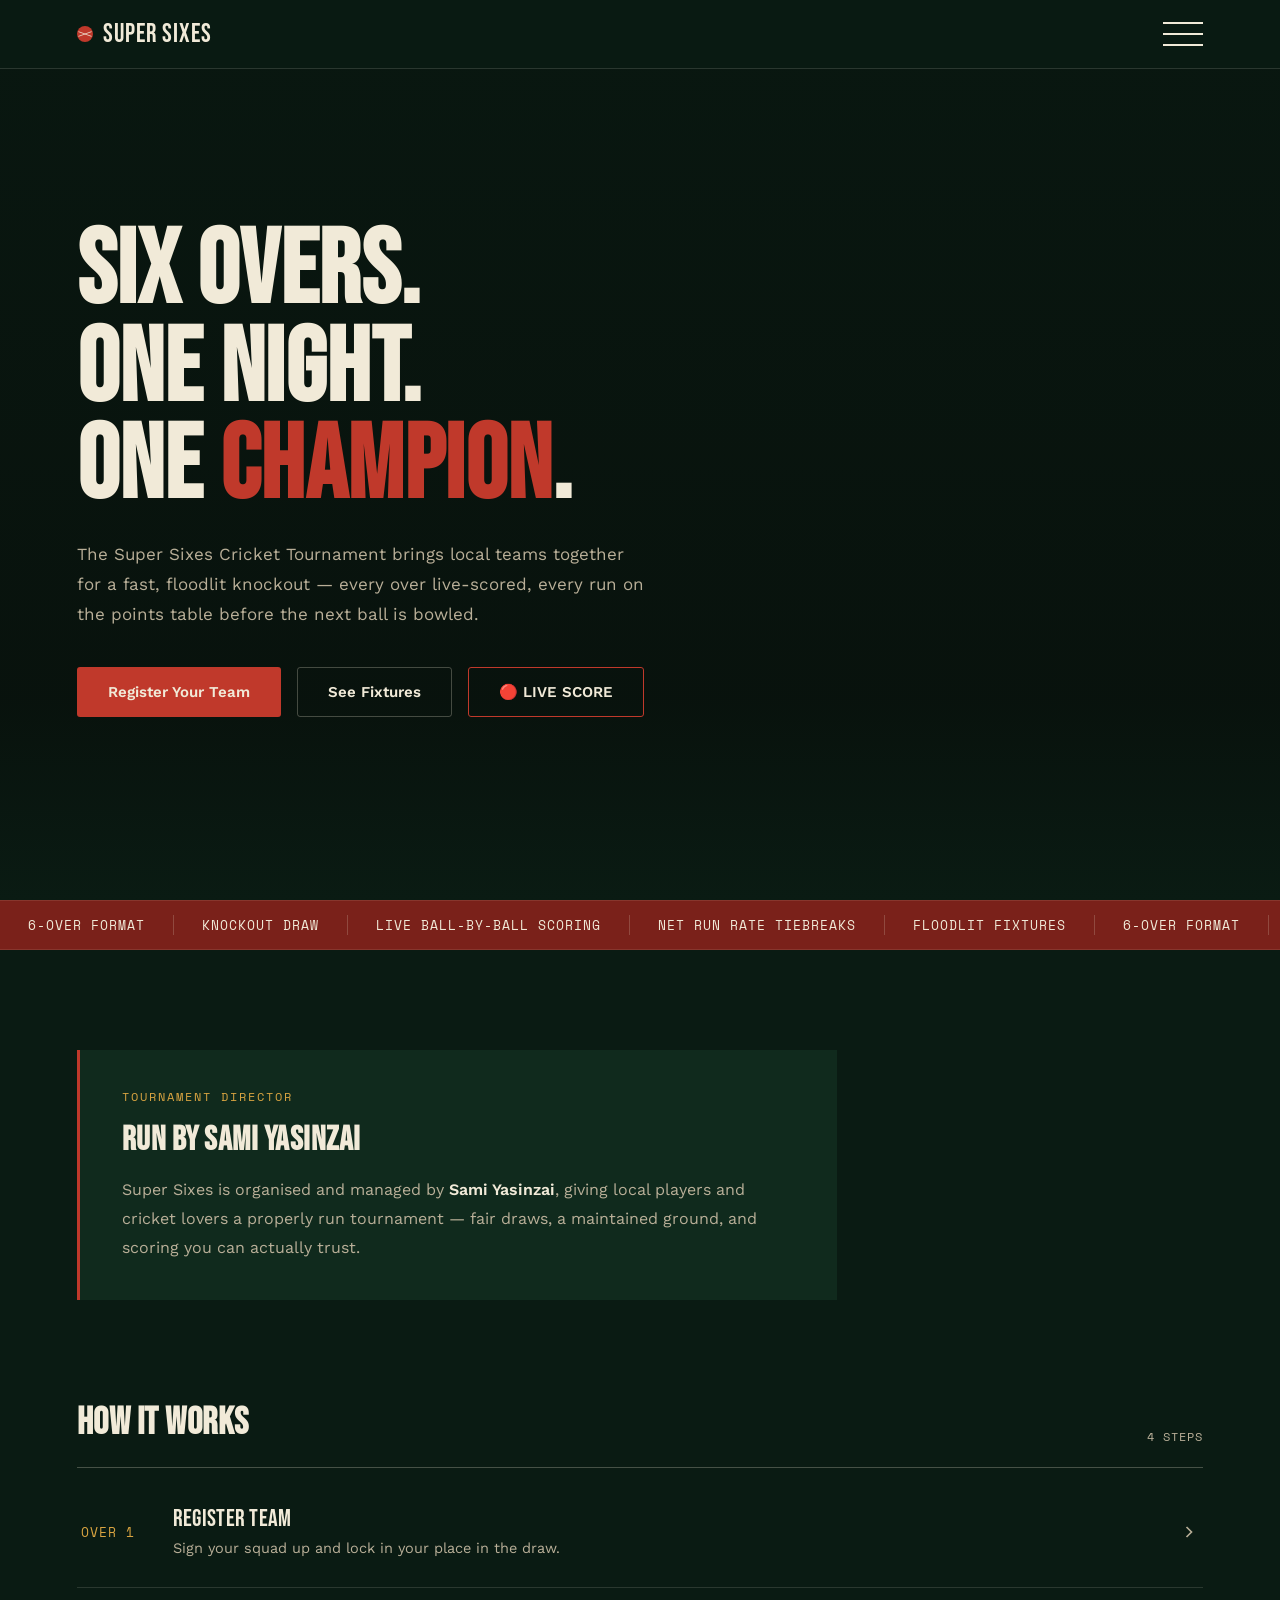
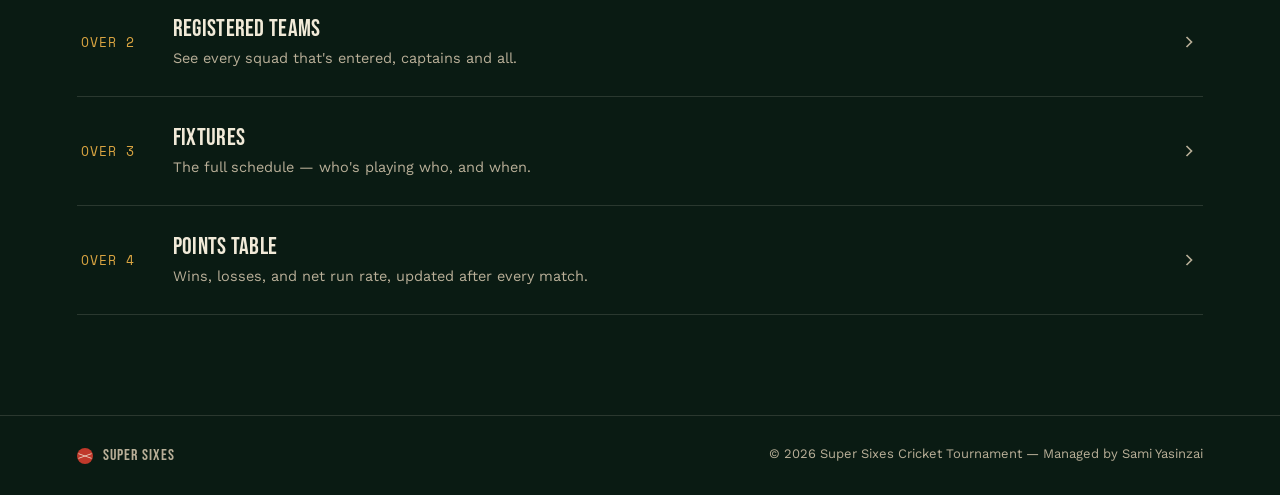
<file: index.html>
<!DOCTYPE html>
<html lang="en">
<head>
<meta charset="UTF-8">
<meta name="viewport" content="width=device-width, initial-scale=1.0">
<title>Super Sixes Cricket Tournament</title>

<link rel="preconnect" href="https://fonts.googleapis.com">
<link rel="preconnect" href="https://fonts.gstatic.com" crossorigin>
<link href="https://fonts.googleapis.com/css2?family=Bebas+Neue&family=Work+Sans:wght@400;500;600;700&family=Space+Mono:wght@400;700&display=swap" rel="stylesheet">

<style>

  /* ============ TOKENS ============ */
  :root{
    --turf-dark:   #0A1B13;
    --turf-panel:  #102A1D;
    --turf-panel-2:#0D2318;
    --cream:       #F1EAD8;
    --cream-dim:   #B9AF98;
    --ball-red:    #C0392B;
    --ball-red-dark:#7A211A;
    --gold:        #D9A441;
    --hairline:    rgba(241,234,216,0.14);
    --hairline-strong: rgba(241,234,216,0.26);

    --font-display: 'Bebas Neue', sans-serif;
    --font-body:    'Work Sans', sans-serif;
    --font-mono:    'Space Mono', monospace;
  }

  *{ margin:0; padding:0; box-sizing:border-box; }

  html{ scroll-behavior:smooth; }

  body{
    background:var(--turf-dark);
    color:var(--cream);
    font-family:var(--font-body);
    overflow-x:hidden;
  }

  a{ color:inherit; text-decoration:none; }

  :focus-visible{
    outline:2px solid var(--gold);
    outline-offset:3px;
  }

  img{ max-width:100%; display:block; }

  .wrap{
    max-width:1120px;
    margin:0 auto;
    padding-left:6%;
    padding-right:6%;
  }

  /* subtle mown-pitch stripe texture, used sparingly */
  .turf-stripes{
    background-image:repeating-linear-gradient(
      100deg,
      rgba(241,234,216,0.025) 0px,
      rgba(241,234,216,0.025) 40px,
      transparent 40px,
      transparent 80px
    );
  }

  /* ============ HEADER ============ */
  header{
    position:fixed;
    top:0; left:0; right:0;
    z-index:1000;
    display:flex;
    justify-content:space-between;
    align-items:center;
    padding:18px 6%;
    background:rgba(10,27,19,0.9);
    border-bottom:1px solid var(--hairline);
  }

  .wordmark{
    font-family:var(--font-display);
    font-size:26px;
    letter-spacing:1px;
    display:flex;
    align-items:center;
    gap:10px;
  }

  .wordmark .stitch{
    width:16px; height:16px;
    border-radius:50%;
    background:var(--ball-red);
    position:relative;
    flex-shrink:0;
  }
  .wordmark .stitch::before,
  .wordmark .stitch::after{
    content:"";
    position:absolute;
    top:50%; left:50%;
    width:14px; height:1px;
    background:var(--cream);
    opacity:0.85;
  }
  .wordmark .stitch::before{ transform:translate(-50%,-50%) rotate(20deg); }
  .wordmark .stitch::after{ transform:translate(-50%,-50%) rotate(-20deg); }

  .menu-btn{
    width:40px; height:32px;
    position:relative;
    cursor:pointer;
    background:none;
    border:none;
  }
  .menu-btn span{
    position:absolute;
    left:0; right:0;
    height:2px;
    background:var(--cream);
    transition:0.25s ease;
  }
  .menu-btn span:nth-child(1){ top:4px; }
  .menu-btn span:nth-child(2){ top:15px; }
  .menu-btn span:nth-child(3){ top:26px; }
  .menu-btn:hover span{ background:var(--gold); }

  /* ============ SIDEBAR ============ */
  .sidebar{
    position:fixed;
    top:0; right:-320px;
    width:300px; max-width:82vw;
    height:100vh;
    background:var(--turf-panel-2);
    border-left:1px solid var(--hairline-strong);
    padding-top:90px;
    transition:right 0.35s ease;
    z-index:2000;
    overflow-y:auto;
  }
  .sidebar.active{ right:0; }

  .sidebar-label{
    font-family:var(--font-mono);
    font-size:11px;
    letter-spacing:2px;
    color:var(--cream-dim);
    padding:0 28px 14px;
  }

  .sidebar a{
    display:block;
    padding:15px 28px;
    font-size:16px;
    font-weight:600;
    border-top:1px solid var(--hairline);
    transition:0.2s;
  }
  .sidebar a:last-child{ border-bottom:1px solid var(--hairline); }
  .sidebar a:hover{
    background:var(--ball-red);
    color:var(--cream);
    padding-left:36px;
  }

  .close-btn{
    position:absolute;
    top:18px; right:24px;
    font-size:30px;
    line-height:1;
    background:none;
    border:none;
    color:var(--cream);
    cursor:pointer;
  }
  .close-btn:hover{ color:var(--gold); }

  .scrim{
    position:fixed;
    inset:0;
    background:rgba(0,0,0,0.5);
    opacity:0;
    pointer-events:none;
    transition:opacity 0.35s ease;
    z-index:1500;
  }
  .scrim.active{ opacity:1; pointer-events:auto; }

  /* ============ HERO ============ */
  .hero{
    min-height:100vh;
    display:flex;
    flex-direction:column;
    justify-content:center;
    padding:140px 6% 100px;
    position:relative;
    background:
      linear-gradient(180deg, rgba(8,20,14,0.55) 0%, rgba(8,17,12,0.88) 78%, var(--turf-dark) 100%),
      url("https://images.unsplash.com/photo-1540747913346-19e32dc3e97e?auto=format&fit=crop&w=1500&q=80");
    background-size:cover;
    background-position:center 30%;
  }

  .hero-inner{
    max-width:760px;
  }

  .hero h1{
    font-family:var(--font-display);
    font-size:clamp(48px, 9vw, 104px);
    line-height:0.94;
    letter-spacing:0.5px;
    color:var(--cream);
    opacity:0;
    animation:riseIn 0.8s ease forwards;
  }

  .hero h1 em{
    font-style:normal;
    color:var(--ball-red);
  }

  .hero p{
    margin-top:24px;
    max-width:52ch;
    font-size:17px;
    line-height:1.75;
    color:var(--cream-dim);
    opacity:0;
    animation:riseIn 0.8s ease forwards;
    animation-delay:0.15s;
  }

  .hero-actions{
    margin-top:38px;
    display:flex;
    flex-wrap:wrap;
    gap:16px;
    opacity:0;
    animation:riseIn 0.8s ease forwards;
    animation-delay:0.3s;
  }

  .btn{
    display:inline-flex;
    align-items:center;
    gap:10px;
    padding:15px 30px;
    font-family:var(--font-body);
    font-weight:600;
    font-size:15px;
    border-radius:3px;
    cursor:pointer;
    transition:0.25s ease;
    border:1px solid transparent;
  }

  .btn-primary{
    background:var(--ball-red);
    color:var(--cream);
  }
  .btn-primary:hover{
    background:#a5301f;
    transform:translateY(-2px);
  }

  .btn-ghost{
    border:1px solid var(--hairline-strong);
    color:var(--cream);
    background:transparent;
  }
  .btn-ghost:hover{
    border-color:var(--gold);
    color:var(--gold);
  }

  @keyframes riseIn{
    from{ opacity:0; transform:translateY(16px); }
    to{ opacity:1; transform:translateY(0); }
  }

  /* ============ TICKER ============ */
  .ticker-strip{
    background:var(--ball-red-dark);
    border-top:1px solid rgba(241,234,216,0.1);
    border-bottom:1px solid rgba(241,234,216,0.1);
    overflow:hidden;
    white-space:nowrap;
  }

  .ticker-track{
    display:inline-flex;
    animation:scrollTicker 32s linear infinite;
    padding:14px 0;
  }

  .ticker-track span{
    font-family:var(--font-mono);
    font-size:13px;
    letter-spacing:1px;
    color:var(--cream);
    padding:0 28px;
    border-right:1px solid rgba(241,234,216,0.2);
  }

  @keyframes scrollTicker{
    from{ transform:translateX(0); }
    to{ transform:translateX(-50%); }
  }

  /* ============ DIRECTOR ============ */
  .director{
    padding:100px 6% 80px;
  }

  .director-panel{
    max-width:760px;
    background:var(--turf-panel);
    border-left:3px solid var(--ball-red);
    padding:38px 42px;
  }

  .director-kicker{
    font-family:var(--font-mono);
    font-size:12px;
    letter-spacing:2px;
    color:var(--gold);
    margin-bottom:14px;
  }

  .director-panel h2{
    font-family:var(--font-display);
    font-size:34px;
    letter-spacing:0.5px;
    margin-bottom:16px;
  }

  .director-panel p{
    font-size:16px;
    line-height:1.8;
    color:var(--cream-dim);
  }

  .director-panel b{
    color:var(--cream);
    font-weight:600;
  }

  /* ============ THE OVERS (feature list) ============ */
  .overs{
    padding:20px 6% 100px;
  }

  .overs-head{
    display:flex;
    justify-content:space-between;
    align-items:flex-end;
    margin-bottom:10px;
    border-bottom:1px solid var(--hairline-strong);
    padding-bottom:22px;
  }

  .overs-head h2{
    font-family:var(--font-display);
    font-size:38px;
    letter-spacing:0.5px;
  }

  .overs-head span{
    font-family:var(--font-mono);
    font-size:12px;
    color:var(--cream-dim);
    letter-spacing:1px;
  }

  .over-row{
    display:flex;
    align-items:center;
    gap:28px;
    padding:26px 4px;
    border-bottom:1px solid var(--hairline);
    transition:0.25s ease;
    position:relative;
  }

  .over-row:hover{
    padding-left:14px;
    background:rgba(241,234,216,0.03);
  }

  .over-row::before{
    content:"";
    position:absolute;
    left:0; top:0; bottom:0;
    width:3px;
    background:var(--ball-red);
    transform:scaleY(0);
    transition:transform 0.25s ease;
  }
  .over-row:hover::before{ transform:scaleY(1); }

  .over-num{
    font-family:var(--font-mono);
    font-size:13px;
    color:var(--gold);
    width:64px;
    flex-shrink:0;
    letter-spacing:1px;
  }

  .over-body{ flex:1; min-width:0; }

  .over-body h3{
    font-family:var(--font-display);
    font-size:24px;
    font-weight:400;
    letter-spacing:0.3px;
    margin-bottom:4px;
  }

  .over-body p{
    font-size:14.5px;
    color:var(--cream-dim);
    line-height:1.6;
    max-width:52ch;
  }

  .over-arrow{
    flex-shrink:0;
    color:var(--cream-dim);
    transition:0.25s ease;
  }
  .over-row:hover .over-arrow{
    color:var(--gold);
    transform:translateX(4px);
  }

  /* ============ FOOTER ============ */
  footer{
    padding:30px 6%;
    border-top:1px solid var(--hairline);
    display:flex;
    justify-content:space-between;
    flex-wrap:wrap;
    gap:10px;
    font-size:13px;
    color:var(--cream-dim);
  }

  footer .wordmark{ font-size:16px; }

  /* ============ RESPONSIVE ============ */
  @media(max-width:640px){
    .hero{ padding-top:120px; }
    .director-panel{ padding:28px 24px; }
    .over-row{ gap:16px; }
    .over-num{ width:44px; font-size:11px; }
    .over-body h3{ font-size:20px; }
    footer{ flex-direction:column; text-align:center; }
  }

  @media (prefers-reduced-motion: reduce){
    html{ scroll-behavior:auto; }
    .hero h1, .hero p, .hero-actions{ animation:none; opacity:1; }
    .ticker-track{ animation:none; }
  }

</style>
</head>

<body>

<header>
  <a href="index.html" class="wordmark">
    <span class="stitch"></span>
    SUPER SIXES
  </a>
  <button class="menu-btn" aria-label="Open menu" aria-expanded="false" onclick="openMenu()">
    <span></span><span></span><span></span>
  </button>
</header>

<div class="scrim" id="scrim" onclick="closeMenu()"></div>

<nav class="sidebar" id="sidebar" aria-label="Site navigation">
  <button class="close-btn" aria-label="Close menu" onclick="closeMenu()">&times;</button>
  <div class="sidebar-label">MENU</div><a href="register.html">Register Team</a>
<a href="teams.html">Registered Teams</a>
<a href="fixtures.html">Fixtures</a>
<a href="live-score.html">🔴 Live Score</a>
<a href="points.html">Points Table</a>
<a href="admin.html">Admin Panel</a>
</nav>

<section class="hero">
  <div class="hero-inner">
    <h1>Six overs.<br>One night.<br>One <em>champion</em>.</h1>
    <p>
      The Super Sixes Cricket Tournament brings local teams together for a
      fast, floodlit knockout — every over live-scored, every run on the
      points table before the next ball is bowled.
    </p>
  
<div class="hero-actions">
  <button class="btn btn-primary" onclick="location.href='register.html'">
    Register Your Team
  </button>

  <button class="btn btn-ghost" onclick="location.href='fixtures.html'">
    See Fixtures
  </button>

  <button class="btn btn-ghost" onclick="location.href='live-score.html'"
        style="border-color:#C0392B; color:#F1EAD8;">
  🔴 LIVE SCORE
</button>
</div>
  </div>
</section>

<div class="ticker-strip">
  <div class="ticker-track">
    <span>6-OVER FORMAT</span>
    <span>KNOCKOUT DRAW</span>
    <span>LIVE BALL-BY-BALL SCORING</span>
    <span>NET RUN RATE TIEBREAKS</span>
    <span>FLOODLIT FIXTURES</span>
    <span>6-OVER FORMAT</span>
    <span>KNOCKOUT DRAW</span>
    <span>LIVE BALL-BY-BALL SCORING</span>
    <span>NET RUN RATE TIEBREAKS</span>
    <span>FLOODLIT FIXTURES</span>
  </div>
</div>

<section class="director">
  <div class="director-panel">
    <div class="director-kicker">TOURNAMENT DIRECTOR</div>
    <h2>Run by Sami Yasinzai</h2>
    <p>
      Super Sixes is organised and managed by <b>Sami Yasinzai</b>, giving
      local players and cricket lovers a properly run tournament — fair
      draws, a maintained ground, and scoring you can actually trust.
    </p>
  </div>
</section>

<section class="overs">
  <div class="overs-head">
    <h2>How it works</h2>
    <span>4 STEPS</span>
  </div>

  <a href="register.html" class="over-row">
    <span class="over-num">OVER 1</span>
    <span class="over-body">
      <h3>Register Team</h3>
      <p>Sign your squad up and lock in your place in the draw.</p>
    </span>
    <svg class="over-arrow" width="20" height="20" viewBox="0 0 24 24" fill="none" stroke="currentColor" stroke-width="2"><path d="M9 6l6 6-6 6"/></svg>
  </a>

  <a href="teams.html" class="over-row">
    <span class="over-num">OVER 2</span>
    <span class="over-body">
      <h3>Registered Teams</h3>
      <p>See every squad that's entered, captains and all.</p>
    </span>
    <svg class="over-arrow" width="20" height="20" viewBox="0 0 24 24" fill="none" stroke="currentColor" stroke-width="2"><path d="M9 6l6 6-6 6"/></svg>
  </a>

  <a href="fixtures.html" class="over-row">
    <span class="over-num">OVER 3</span>
    <span class="over-body">
      <h3>Fixtures</h3>
      <p>The full schedule — who's playing who, and when.</p>
    </span>
    <svg class="over-arrow" width="20" height="20" viewBox="0 0 24 24" fill="none" stroke="currentColor" stroke-width="2"><path d="M9 6l6 6-6 6"/></svg>
  </a>

  <a href="points.html" class="over-row">
    <span class="over-num">OVER 4</span>
    <span class="over-body">
      <h3>Points Table</h3>
      <p>Wins, losses, and net run rate, updated after every match.</p>
    </span>
    <svg class="over-arrow" width="20" height="20" viewBox="0 0 24 24" fill="none" stroke="currentColor" stroke-width="2"><path d="M9 6l6 6-6 6"/></svg>
  </a>

</section>

<footer>
  <span class="wordmark"><span class="stitch"></span>SUPER SIXES</span>
  <span>&copy; 2026 Super Sixes Cricket Tournament — Managed by Sami Yasinzai</span>
</footer>

<script>
  const sidebar = document.getElementById('sidebar');
  const scrim = document.getElementById('scrim');
  const menuBtn = document.querySelector('.menu-btn');

  function openMenu(){
    sidebar.classList.add('active');
    scrim.classList.add('active');
    menuBtn.setAttribute('aria-expanded','true');
  }
  function closeMenu(){
    sidebar.classList.remove('active');
    scrim.classList.remove('active');
    menuBtn.setAttribute('aria-expanded','false');
  }
  document.addEventListener('keydown', e => {
    if(e.key === 'Escape') closeMenu();
  });
</script>

</body>
</html>
</file>
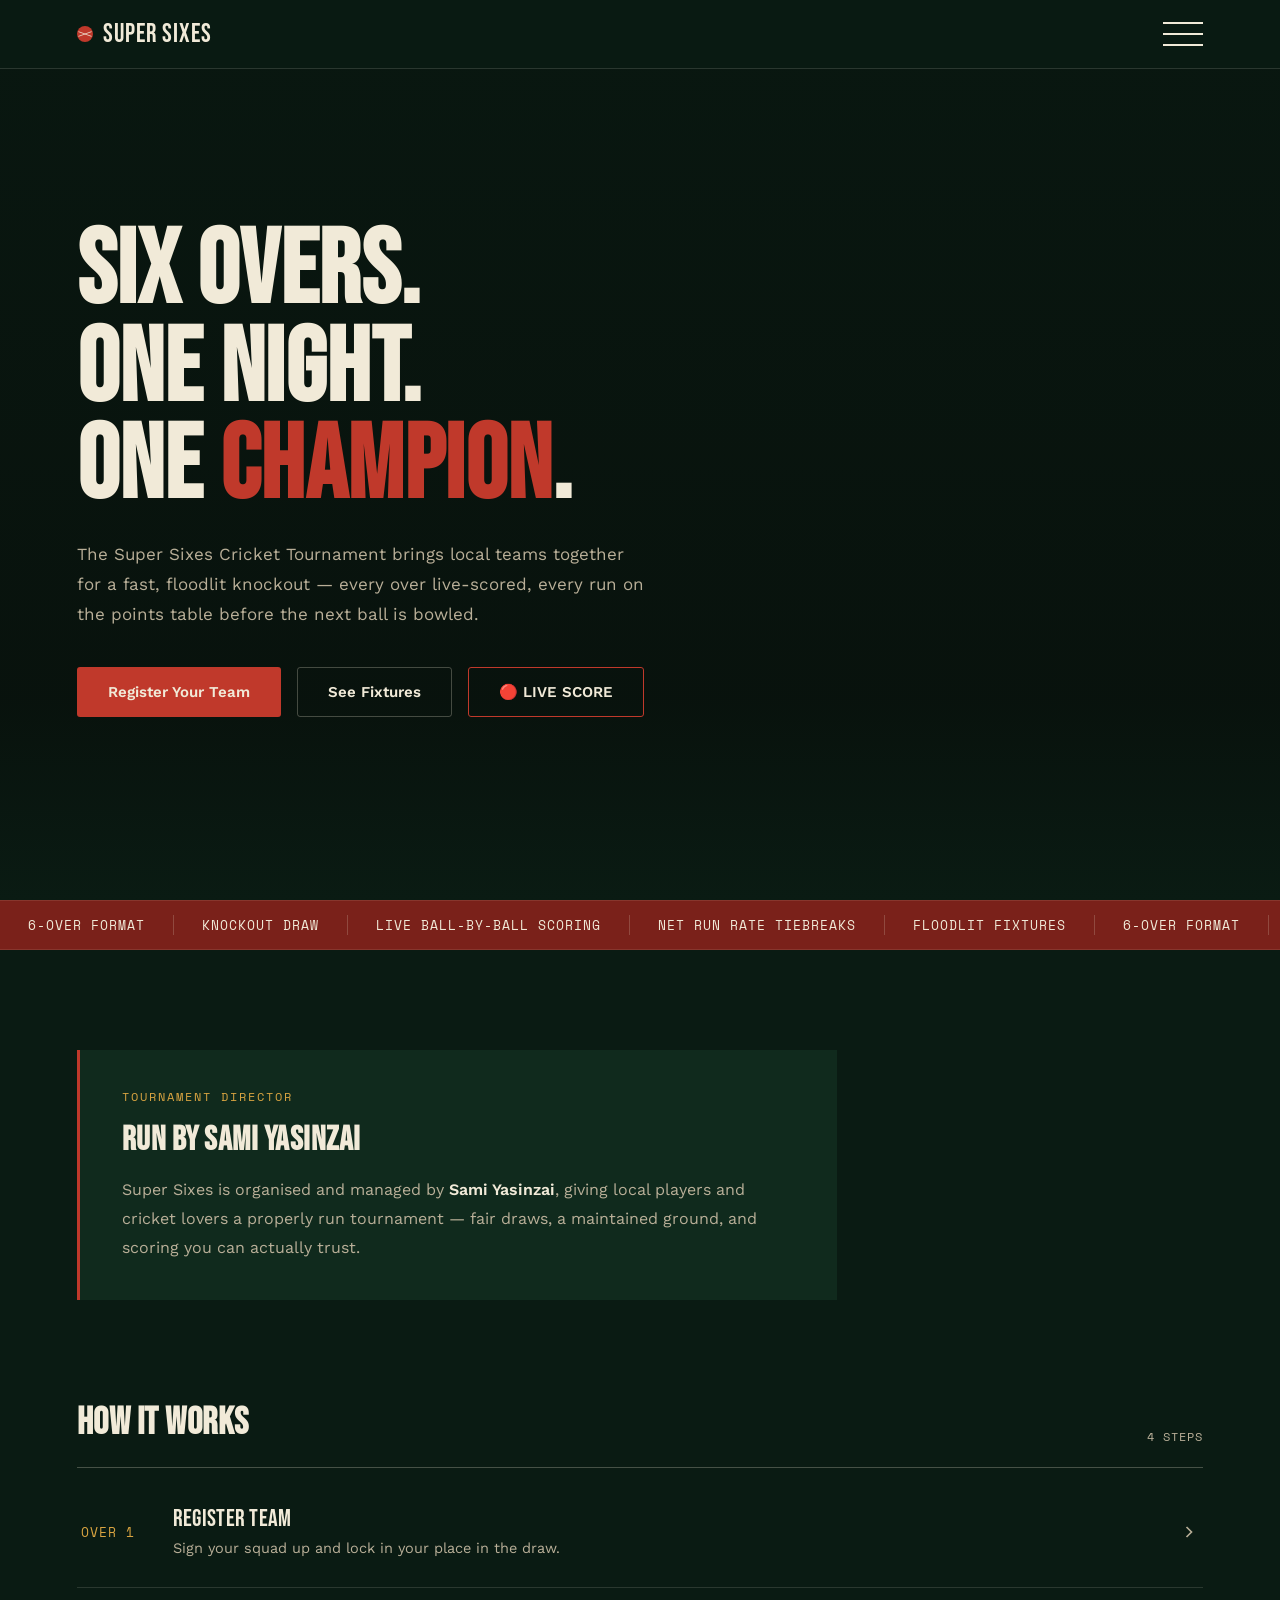
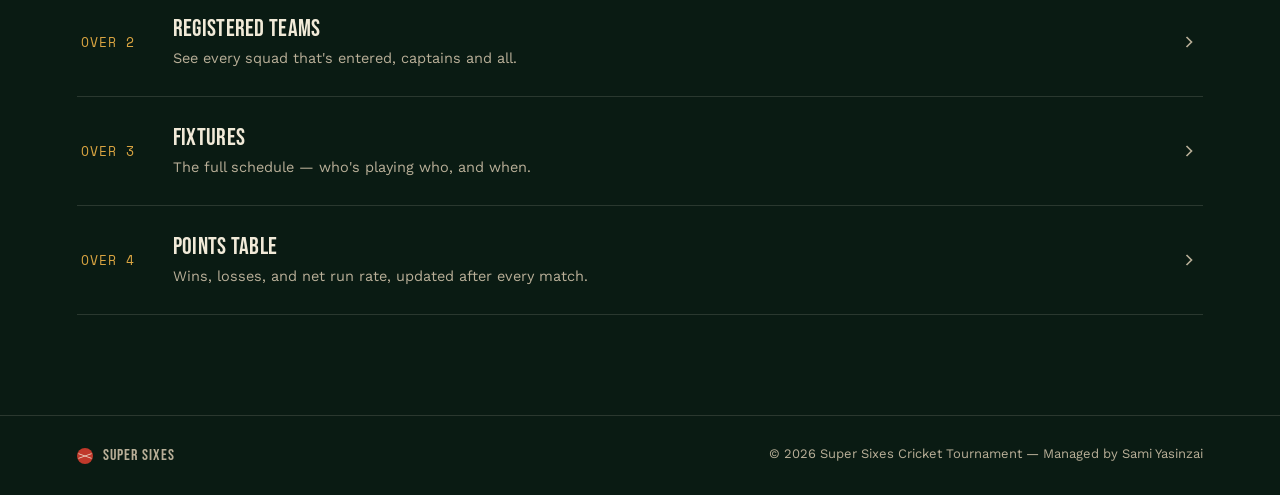
<file: scoring.html>
<!DOCTYPE html>
<html>
<head>

<title>Admin Live Scoring</title>

<style>

body{
font-family:Arial;
background:#061f17;
color:white;
text-align:center;
margin:0;
}

header{
background:black;
padding:15px;
color:gold;
font-size:22px;
}

.container{
width:90%;
max-width:800px;
margin:auto;
margin-top:30px;
}

.card{
background:#0d3b2e;
padding:20px;
margin:15px 0;
border-radius:8px;
}

input{
width:90%;
padding:10px;
margin:6px;
border:none;
border-radius:6px;
}

button{
padding:12px 20px;
background:gold;
border:none;
border-radius:6px;
font-weight:bold;
cursor:pointer;
}

button:hover{
background:#ffd700;
}

</style>

</head>

<body>

<header>
🏏 ADMIN MATCH RESULT PANEL
</header>

<div class="container">

<div class="card">

<h3>Team A</h3>

<input id="teamA" placeholder="Team A Name">
<input id="scoreA" placeholder="Runs">
<input id="oversA" placeholder="Overs Played">

</div>

<div class="card">

<h3>Team B</h3>

<input id="teamB" placeholder="Team B Name">
<input id="scoreB" placeholder="Runs">
<input id="oversB" placeholder="Overs Played">

</div>

<div class="card">

<button onclick="saveMatch()">Save Match Result</button>
<button onclick="undoMatch()">Undo Last Match</button>

<p id="msg"></p>

</div>

</div>

<script>

/* ADMIN PASSWORD */

let pass=prompt("Enter Admin Password")

if(pass!=="samikhan782"){

alert("Access Denied")

window.location="index.html"

}

/* SAVE MATCH */

function saveMatch(){

let teamA=document.getElementById("teamA").value
let teamB=document.getElementById("teamB").value

let scoreA=parseInt(document.getElementById("scoreA").value)
let scoreB=parseInt(document.getElementById("scoreB").value)

let oversA=parseFloat(document.getElementById("oversA").value)
let oversB=parseFloat(document.getElementById("oversB").value)

let matches=JSON.parse(localStorage.getItem("matches")) || []

let match={

teamA:teamA,
teamB:teamB,
scoreA:scoreA,
scoreB:scoreB,
oversA:oversA,
oversB:oversB

}

matches.push(match)

localStorage.setItem("matches",JSON.stringify(matches))

document.getElementById("msg").innerText="Match Saved Successfully"

}

/* UNDO MATCH */

function undoMatch(){

let matches=JSON.parse(localStorage.getItem("matches")) || []

matches.pop()

localStorage.setItem("matches",JSON.stringify(matches))

alert("Last match removed")

}

</script>

</body>
</html>
</file>
